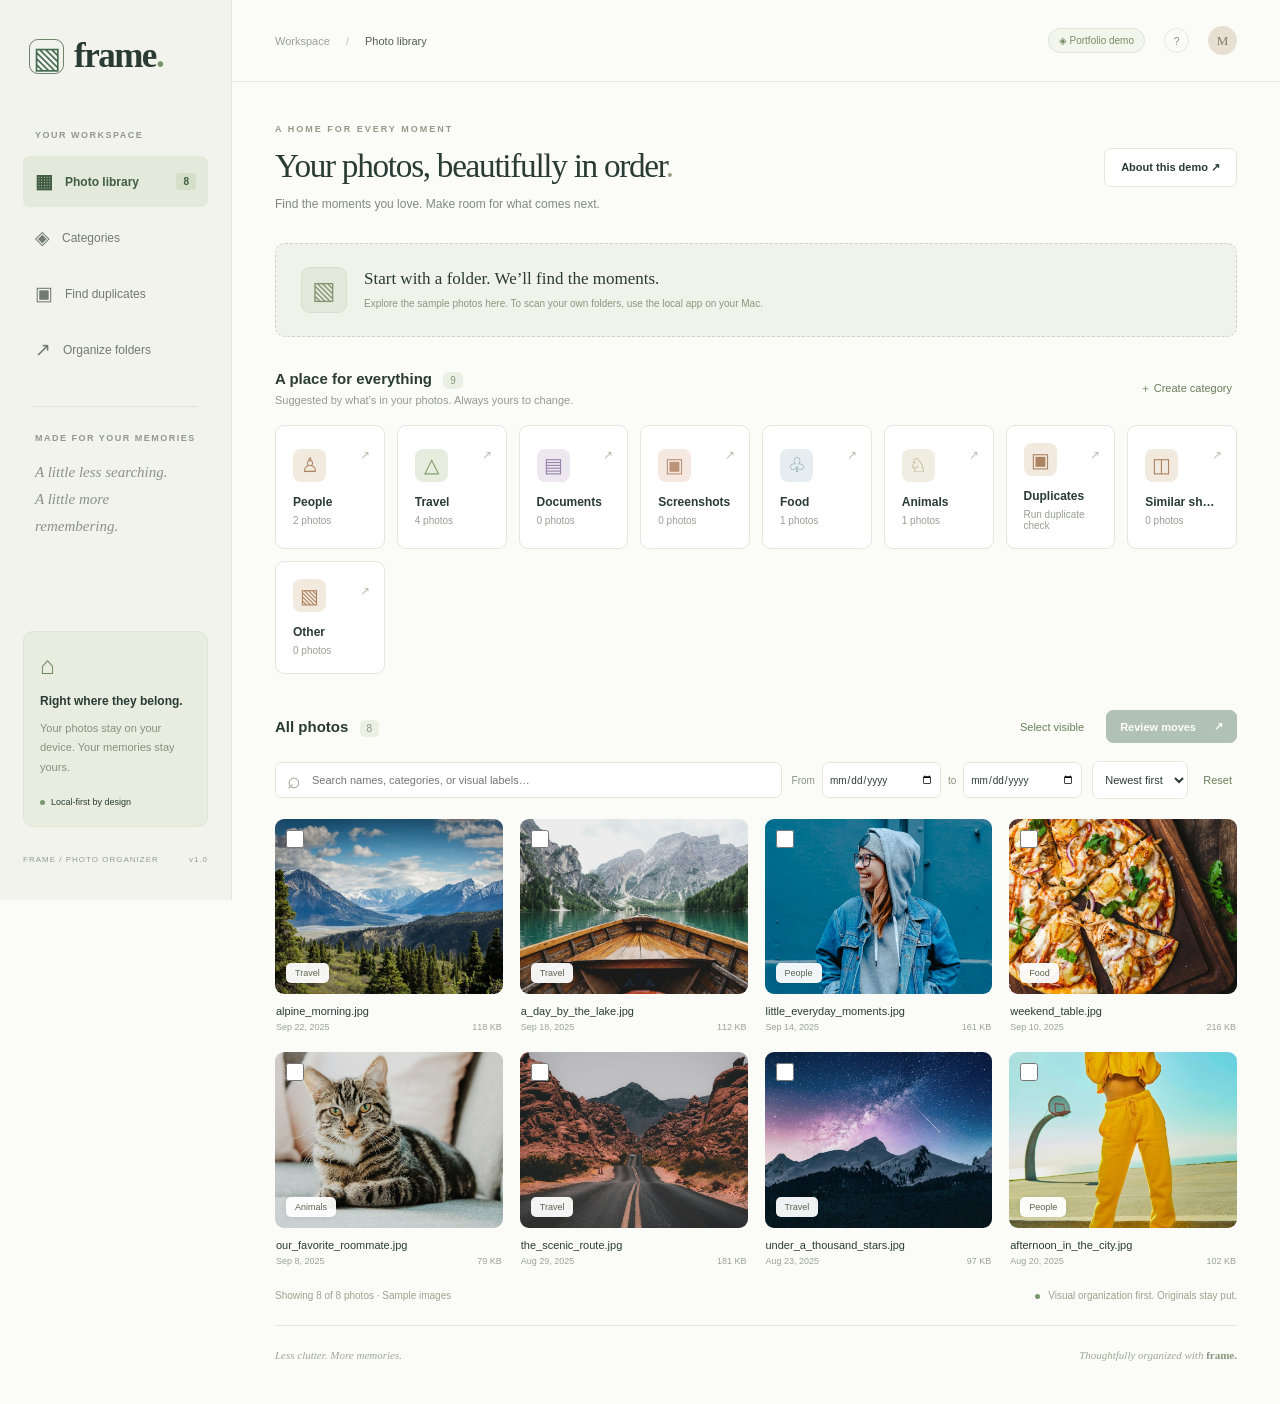
<file: index.html>
<!doctype html>
<html lang="en"><head><meta charset="utf-8"><meta name="viewport" content="width=device-width,initial-scale=1"><meta name="description" content="Frame — a little order for a lifetime of photos. A private, local-first photo organizer."><title>Frame — Your photos, beautifully in order</title><link rel="icon" href="assets/icon.svg"><link rel="stylesheet" href="style.css?v=20261105"><script src="browser-analysis.js?v=20261105e" defer></script><script src="app.js?v=20261105e" defer></script></head>
<body>
<aside class="sidebar">
<a class="brand" href="./" aria-label="Frame home"><span class="logo">▧</span> frame<span class="brand-dot">.</span></a>
<div class="workspace-label">YOUR WORKSPACE</div>
<button class="nav-item active" id="libraryNav"><span>▦</span> Photo library <span class="nav-count" id="navCount">0</span></button>
<button class="nav-item" id="categoryNav"><span>◈</span> Categories</button>
<button class="nav-item" id="duplicatesNav"><span>▣</span> Find duplicates</button>
<button class="nav-item" id="movesNav"><span>↗</span> Organize folders</button>
<div class="sidebar-divider"></div>
<div class="workspace-label">MADE FOR YOUR MEMORIES</div>
<p class="sidebar-copy">A little less searching.<br>A little more remembering.</p>
<div class="privacy-card"><span class="privacy-icon">⌂</span><strong>Right where they belong.</strong><p>Your photos stay on your device. Your memories stay yours.</p><span class="privacy-status"><i></i> Local-first by design</span></div>
<div class="sidebar-bottom">FRAME / PHOTO ORGANIZER <span>v1.0</span></div>
</aside>
<main>
<header class="topbar"><span>Workspace <span class="crumb">/</span> <b>Photo library</b></span><div class="topbar-right"><span id="modeBadge" class="mode-badge">Connecting…</span><button class="icon-button" id="helpButton" aria-label="How Frame works">?</button><span class="avatar">M</span></div></header>
<div class="content">
<section class="page-heading"><div><div class="eyebrow">A HOME FOR EVERY MOMENT</div><h1>Your photos, beautifully in order<span>.</span></h1><p>Find the moments you love. Make room for what comes next.</p></div><button id="demoButton" class="button secondary">Explore demo <span>↗</span></button></section>
<section class="import-panel"><div class="import-icon">▧</div><div class="import-copy"><h2>Start with a folder. We’ll find the moments.</h2><p id="importHint">Choose a folder on your Mac or a connected drive. Nothing is moved.</p></div><form id="scanForm"><label class="sr-only" for="folderPath">Folder path</label><input id="folderPath" autocomplete="off" placeholder="/Volumes/My Drive/Photos" required><button class="button secondary" id="chooseFolder" type="button" hidden>Choose folder…</button><button class="button secondary" id="compatFolder" type="button" hidden>Try another folder picker</button><input id="browserFolder" type="file" webkitdirectory multiple hidden><button class="button primary" id="scanButton" type="submit">Scan folder <span>→</span></button></form></section>
<div id="scanStatus" class="scan-status" hidden role="status"></div>
<div class="section-title"><div><h2>A place for everything <span id="categoryTotal"></span></h2><p>Suggested by what’s in your photos. Always yours to change.</p></div><button class="text-button" id="newCategory">＋ Create category</button></div>
<section id="categoryCards" class="category-cards" aria-label="Photo categories"></section>
<section class="library-section"><div class="library-heading"><h2 id="libraryTitle">All photos <span id="photoCount">0</span></h2><div class="library-tools"><button class="text-button" id="selectVisible">Select visible</button><button class="button primary small" id="reviewButton" disabled>Review moves <span>↗</span></button></div></div>
<div class="filters"><div class="search-wrap"><span>⌕</span><input id="search" type="search" placeholder="Search names, categories, or visual labels…" aria-label="Search photos"></div><div class="date-group"><label for="fromDate">From</label><input id="fromDate" type="date" aria-label="Start date"><label for="toDate">to</label><input id="toDate" type="date" aria-label="End date"></div><select id="sort" aria-label="Sort photos"><option value="new">Newest first</option><option value="old">Oldest first</option><option value="name">Name A–Z</option></select><button class="text-button" id="clearFilters">Reset</button></div>
<div id="selectionBar" class="selection-bar" hidden><strong id="selectionText"></strong><button class="text-button" id="assignCategory">Add to category</button><button class="text-button" id="replaceCategory">Change categories</button><button class="text-button" id="reviewDeletion">Review for deletion…</button><button class="text-button" id="clearSelection">Clear selection</button></div>
<div id="photoGrid" class="photo-grid"></div><div id="emptyState" class="empty-state"><div>▧</div><h3>Your memories start here</h3><p>Scan a photo folder, or explore the sample library to see Frame in action.</p><button class="button secondary" id="emptyDemo">Explore sample library →</button></div>
<button id="loadMore" class="button secondary load-more" hidden>Show more photos</button>
<div class="library-footer"><span id="resultCount">No photos yet</span><span><i></i> Visual organization first. Originals stay put.</span></div></section>
<footer class="page-footer"><span>Less clutter. More memories.</span><span>Thoughtfully organized with <b>frame.</b></span></footer>
</div></main>
<dialog id="modal"><div class="modal-heading"><h2 id="modalTitle"></h2><button class="icon-button" id="closeModal" aria-label="Close dialog">×</button></div><div id="modalBody"></div><div class="modal-actions" id="modalActions"></div></dialog>
<div id="toast" role="status" hidden></div>
</body></html>
</file>
<file: style.css>
:root{--ink:#293b34;--muted:#828980;--green:#456b51;--pale:#eef2e8;--line:#e5e7df;--paper:#fbfcf8;--white:#fff;--serif:Georgia,'Times New Roman',serif}*{box-sizing:border-box}body{margin:0;background:var(--paper);color:var(--ink);font:14px -apple-system,BlinkMacSystemFont,'Segoe UI',sans-serif}button,input,select{font:inherit}button,a,input,select{outline-offset:4px}button{cursor:pointer}button:disabled{opacity:.4;cursor:not-allowed}a{color:inherit;text-decoration:none}button{color:inherit}button,input,select{border-radius:7px}input,select{border:1px solid var(--line);background:white;color:var(--ink);padding:11px 12px;min-width:0}button{border:0;background:none}button:hover:not(:disabled){filter:brightness(.96)}.sidebar{position:fixed;inset:0 auto 0 0;width:232px;background:#f2f3ed;border-right:1px solid var(--line);padding:36px 23px;display:flex;flex-direction:column}.brand{font-family:var(--serif);font-size:35px;font-weight:bold;display:flex;align-items:center;letter-spacing:-1.5px;gap:10px;margin:0 6px 54px}.brand-dot{color:#7b936a;margin-left:-10px}.logo{font:30px Georgia;display:grid;place-items:center;width:35px;height:35px;border:1px solid #6f836a;border-radius:9px;color:var(--green)}.workspace-label{font-size:9px;letter-spacing:1.5px;color:#92998d;font-weight:600;margin:0 12px 16px}.nav-item{display:flex;align-items:center;text-align:left;gap:12px;padding:14px 12px;margin-bottom:5px;font-size:12px;width:100%;color:#717b70}.nav-item>span:first-child{font-size:19px}.nav-item.active{background:#e3e9db;color:#405c42;font-weight:600}.nav-count{margin-left:auto;font-size:10px;background:#d4dfc9;padding:3px 7px;border-radius:4px}.sidebar-divider{border-top:1px solid #dfe3d8;margin:26px 10px}.sidebar-copy{font:italic 15px/1.8 var(--serif);color:#8b9384;margin:0 12px}.privacy-card{margin-top:auto;background:#e8ede0;border:1px solid #dde5d4;padding:19px 16px;border-radius:10px}.privacy-icon{display:block;font-size:25px;color:#6f8660;margin-bottom:12px}.privacy-card strong{font-size:12px}.privacy-card p{font-size:11px;line-height:1.8;color:#87907c}.privacy-status{font-size:9px;display:flex;align-items:center;gap:6px;margin-top:19px}.privacy-status i,.library-footer i{width:5px;height:5px;border-radius:50%;background:#78966e;display:inline-block}.sidebar-bottom{margin-top:28px;font-size:8px;letter-spacing:1px;color:#959b8c;display:flex;justify-content:space-between}main{margin-left:232px}.topbar{height:82px;border-bottom:1px solid var(--line);display:flex;align-items:center;justify-content:space-between;padding:0 43px;font-size:11px;color:#9a9e95}.topbar b{font-weight:500;color:#54604f}.crumb{margin:0 13px;color:#bfc3b9}.topbar-right{display:flex;gap:19px;align-items:center}.mode-badge{border:1px solid #dde5d4;background:#f3f6ed;color:#778b64;padding:6px 10px;border-radius:20px;font-size:10px}.avatar{width:29px;height:29px;border-radius:50%;background:#e7e0d2;display:grid;place-items:center;color:#827761;font:13px var(--serif)}.icon-button{border:1px solid var(--line);border-radius:50%;width:25px;height:25px;color:#8a9380}.content{max-width:1510px;margin:auto;padding:42px 43px 20px}.page-heading{display:flex;justify-content:space-between;align-items:center;gap:20px;margin-bottom:32px}.eyebrow{font-size:9px;letter-spacing:2px;color:#939b88;font-weight:600}h1{font:normal clamp(26px,2.6vw,39px)/1.18 var(--serif);letter-spacing:-1.3px;margin:12px 0}h1 span{color:#93a17e}.page-heading p{font-size:12px;color:var(--muted);margin:0}.button{padding:12px 16px;display:inline-flex;align-items:center;justify-content:center;gap:18px;font-size:11px;font-weight:600;white-space:nowrap}.primary{background:var(--green);color:#fff;border:1px solid var(--green)}.secondary{background:white;border:1px solid var(--line)}.small{padding:9px 13px}.import-panel{padding:23px 25px;border:1px dashed #cbd4c1;background:#f0f3e9;border-radius:10px;display:flex;align-items:center;gap:17px}.import-icon{font-size:25px;color:#839573;background:#e4eadb;border:1px solid #d6dfcb;border-radius:9px;min-width:46px;height:46px;display:grid;place-items:center}.import-copy{flex:1}.import-copy h2{font:normal 17px var(--serif);margin:0 0 7px}.import-copy p{font-size:10px;color:#8d9681;margin:0;line-height:1.6}#scanForm{display:flex;gap:8px;flex:1;max-width:430px}#folderPath{width:100%;font-size:11px;background:#fafcf6}.section-title{display:flex;justify-content:space-between;align-items:center;margin:33px 0 19px}h2{font-size:15px;font-weight:600;margin:0}.section-title h2 span,.library-heading h2 span{font:10px -apple-system,sans-serif;color:#87967c;background:#eaf0e3;border-radius:5px;padding:3px 7px;margin-left:7px}.section-title p{font-size:11px;color:#93998b;margin:7px 0 0}.text-button{font-size:11px;color:#687e59;padding:8px 5px;white-space:nowrap}.category-cards{display:grid;grid-template-columns:repeat(8,minmax(0,1fr));gap:12px}.category-card{border:1px solid var(--line);background:#fff;padding:17px;text-align:left;border-radius:9px;min-height:112px;position:relative}.category-card.active{border-color:#7a9270;background:#f0f4e9;box-shadow:0 0 0 1px #7a927022}.cat-icon{display:grid;place-items:center;background:#f2e9df;color:#ad8461;width:33px;height:33px;border-radius:8px;font:20px var(--serif);margin-bottom:13px}.category-card:nth-child(2) .cat-icon{background:#e6eddf;color:#7d9664}.category-card:nth-child(3) .cat-icon{background:#ede8f0;color:#9782ab}.category-card:nth-child(4) .cat-icon{background:#f5e8e1;color:#bd9377}.category-card:nth-child(5) .cat-icon{background:#e6edf1;color:#7c9aa7}.category-card:nth-child(6) .cat-icon{background:#f0eee2;color:#a69b69}.cat-name{display:block;font-size:12px;font-weight:600;overflow:hidden;text-overflow:ellipsis;white-space:nowrap}.cat-count{display:block;font-size:10px;color:#9a9e92;margin-top:6px}.cat-arrow{position:absolute;right:14px;top:22px;color:#b8c0af;font-size:12px}.library-section{margin-top:36px}.library-heading{display:flex;align-items:center;justify-content:space-between;margin-bottom:18px}.library-tools{display:flex;align-items:center;gap:17px}.filters{display:flex;gap:10px;margin-bottom:20px;align-items:center}.search-wrap{display:flex;align-items:center;position:relative;flex:1;min-width:150px}.search-wrap span{position:absolute;left:12px;font-size:23px;color:#9da694}.search-wrap input{width:100%;padding-left:36px;font-size:11px}.date-group{display:flex;align-items:center;gap:7px;color:#89927e;font-size:10px}.date-group input{font-size:10px;padding:10px 6px;width:119px}select{font-size:11px;max-width:170px;padding:11px 8px}.photo-grid{display:grid;grid-template-columns:repeat(4,minmax(0,1fr));gap:20px 17px}.photo-card{min-width:0}.photo-image{position:relative;border-radius:9px;overflow:hidden;aspect-ratio:1.3;background:#e8eadd}.photo-image img{width:100%;height:100%;object-fit:cover;transition:transform .35s}.photo-card:hover img{transform:scale(1.035)}.photo-card.selected .photo-image{outline:3px solid #6e8a58;outline-offset:2px}.photo-checkbox{position:absolute;top:11px;left:11px;width:18px;height:18px;accent-color:#4b6f4c;cursor:pointer;margin:0}.photo-open{position:absolute;inset:0;width:100%;height:100%;border-radius:0}.photo-checkbox{z-index:1}.photo-tag{position:absolute;bottom:11px;left:11px;background:#fffffff0;padding:5px 9px;border-radius:5px;font-size:9px;color:#59644f;pointer-events:none;box-shadow:0 1px 5px #0001}.photo-name{font-size:11px;font-weight:500;margin:11px 1px 5px;white-space:nowrap;overflow:hidden;text-overflow:ellipsis}.photo-meta{display:flex;justify-content:space-between;font-size:9px;color:#9da292;gap:8px;margin:0 1px}.library-footer{display:flex;justify-content:space-between;padding:24px 0;border-bottom:1px solid var(--line);font-size:10px;color:#9ba28f}.library-footer i{margin-right:5px}.page-footer{display:flex;justify-content:space-between;font:italic 11px var(--serif);color:#a1a791;padding:23px 0}.page-footer b{font-style:normal;color:#88957c}.selection-bar{display:flex;align-items:center;gap:18px;background:#e7eedf;padding:8px 14px;border-radius:7px;margin:0 0 18px;font-size:12px}.empty-state{text-align:center;padding:60px 20px;border:1px dashed #d8dfce;border-radius:10px;color:#929b86}.empty-state>div{font-size:42px}.empty-state h3{font:24px var(--serif);color:#536b4c}.empty-state p{font-size:12px}.load-more{display:block;margin:24px auto 0}.scan-status{background:#e7eddf;padding:13px 18px;margin-top:14px;border-radius:7px;font-size:12px;line-height:1.6}.scan-status progress{width:100%;height:5px;accent-color:var(--green)}dialog{border:1px solid var(--line);border-radius:15px;width:min(700px,94vw);padding:26px;color:var(--ink);box-shadow:0 30px 100px #182b3433}dialog::backdrop{background:#23302b80;backdrop-filter:blur(4px)}.modal-heading{display:flex;align-items:center;justify-content:space-between;margin-bottom:20px}.modal-heading h2{font:25px var(--serif)}#modalBody{font-size:13px;line-height:1.7;max-height:65vh;overflow:auto}#modalBody input,#modalBody select{width:100%;margin:8px 0}#modalBody label{display:block;font-size:12px}#modalBody .detail-image{width:100%;max-height:43vh;object-fit:contain;background:#f2f3ec;border-radius:9px}.modal-actions{display:flex;justify-content:flex-end;gap:10px;margin-top:22px}.move-entry{padding:12px 0;border-bottom:1px solid var(--line);word-break:break-all;font-size:11px}.move-entry b{display:block}.note{background:#f0f3e9;padding:12px;border-radius:7px;color:#657359;font-size:12px}.detail-path{word-break:break-all;color:#839078;font-size:11px}#toast{position:fixed;bottom:25px;left:50%;transform:translateX(-50%);max-width:90vw;padding:14px 22px;border-radius:9px;background:#314e39;color:white;z-index:10;font-size:12px;box-shadow:0 5px 20px #0002}[hidden]{display:none!important}.sr-only{position:absolute;width:1px;height:1px;overflow:hidden;clip:rect(0,0,0,0)}@media(min-width:1600px){.photo-grid{grid-template-columns:repeat(5,minmax(0,1fr))}}@media(max-width:1200px){.sidebar{width:195px;padding:30px 15px}main{margin-left:195px}.content{padding:30px 26px}.topbar{padding:0 26px}.import-panel{flex-wrap:wrap}#scanForm{max-width:none;flex-basis:100%}.category-cards{grid-template-columns:repeat(3,minmax(0,1fr))}.category-card{min-height:94px}.cat-icon{float:left;margin:0 12px 0 0}.cat-arrow{display:none}.cat-name{margin-top:3px}.photo-grid{grid-template-columns:repeat(3,minmax(0,1fr))}.filters{flex-wrap:wrap}.search-wrap{flex-basis:100%}}@media(max-width:760px){.sidebar{display:none}main{margin-left:0}.content{padding:25px 18px}.topbar{height:62px;padding:0 18px}.page-heading{align-items:flex-start}.page-heading>.button{display:none}h1{font-size:30px;max-width:340px}.category-cards{gap:8px}.category-card{padding:12px}.cat-icon{float:none;margin-bottom:8px;width:27px;height:27px;font-size:17px}.cat-name{font-size:11px}.photo-grid{grid-template-columns:repeat(2,minmax(0,1fr));gap:18px 12px}.import-panel{padding:17px}.import-copy h2{font-size:16px}.import-icon{display:none}.section-title p{max-width:220px;line-height:1.6}.section-title{gap:8px}.section-title h2{font-size:14px}.date-group input{width:112px}.filters select{flex:1}.library-tools{gap:7px}.library-tools .text-button{font-size:10px}.library-footer{gap:15px;font-size:9px;line-height:1.6}.selection-bar{flex-wrap:wrap;gap:8px}.page-footer{font-size:10px}.topbar-right{gap:10px}}

.duplicate-group{display:grid;grid-template-columns:repeat(auto-fit,minmax(150px,1fr));gap:12px;border-bottom:1px solid var(--line);padding-bottom:18px}.duplicate-group img{width:100%;height:140px;object-fit:cover;border-radius:8px}.duplicate-group p{margin:4px 0;overflow-wrap:anywhere}.duplicate-group input{width:auto!important;margin-right:6px!important}.duplicate-group label{display:flex!important;align-items:center}
</file>
